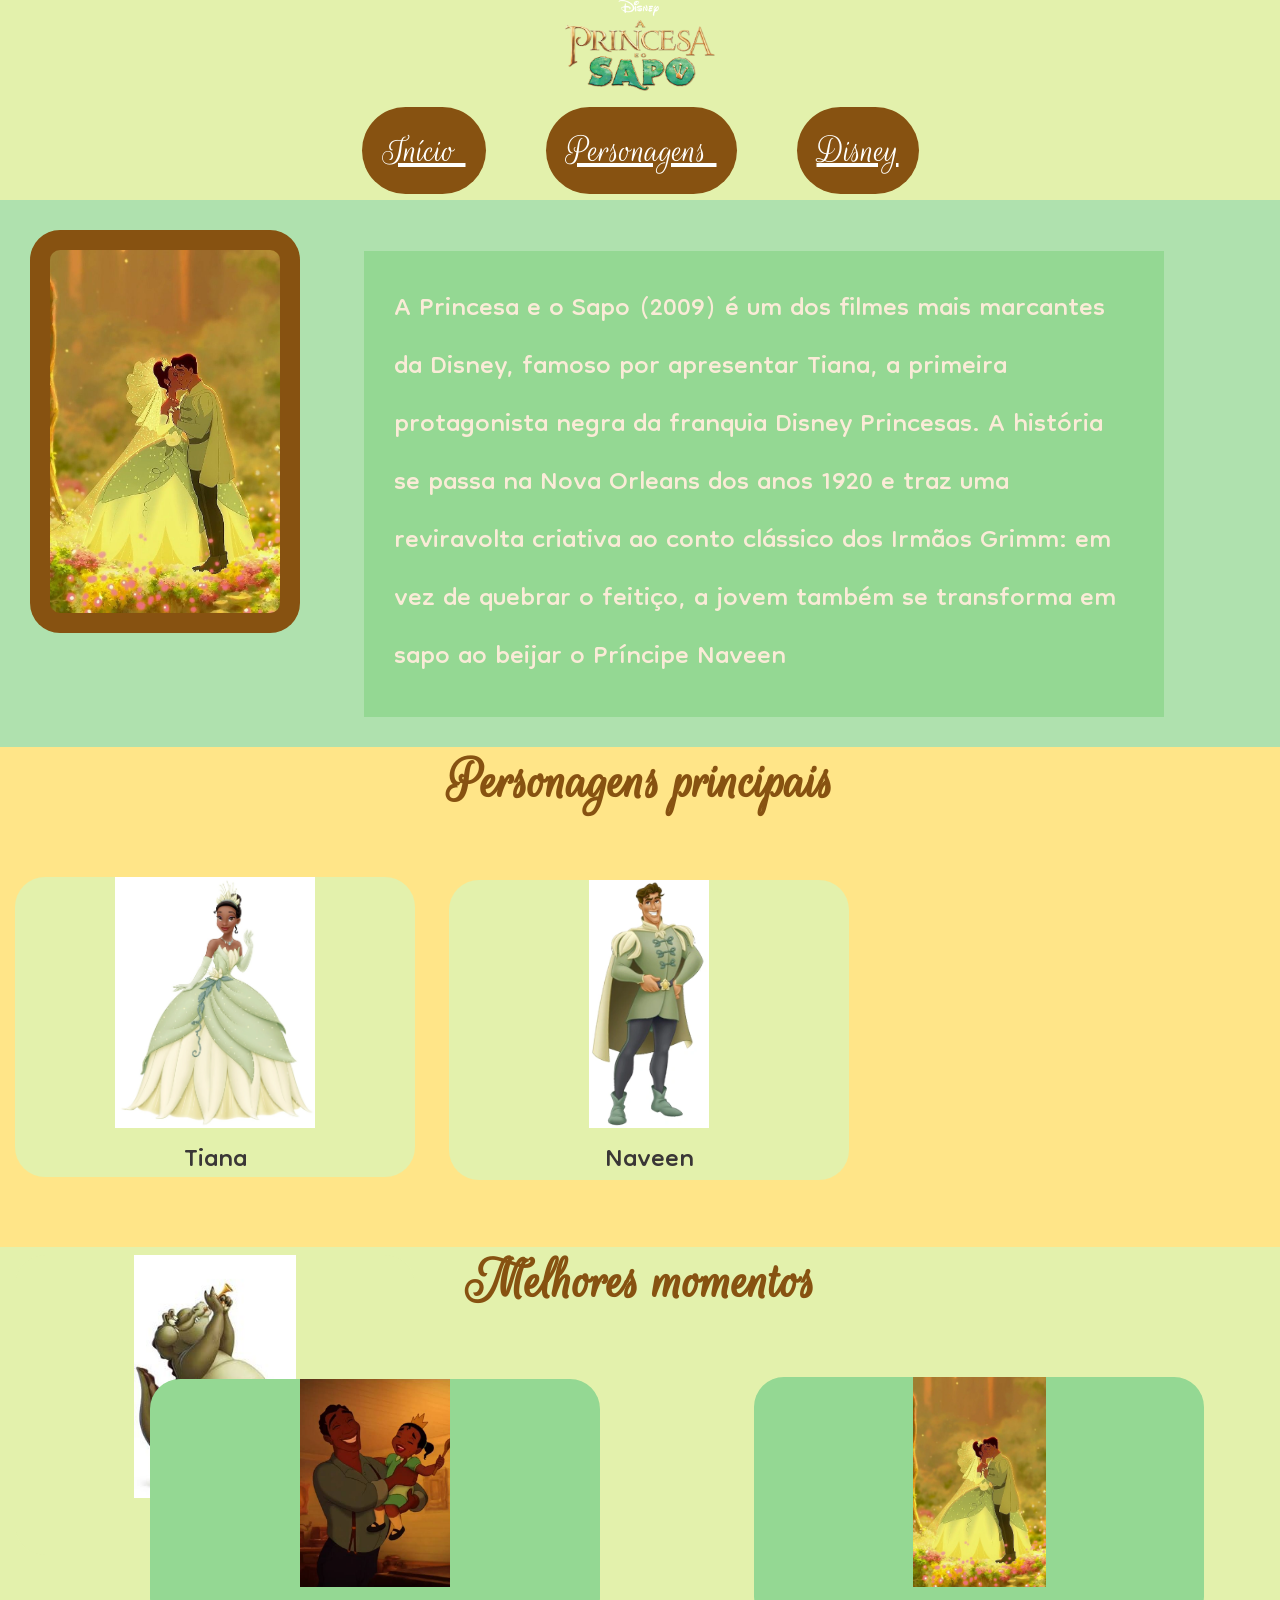
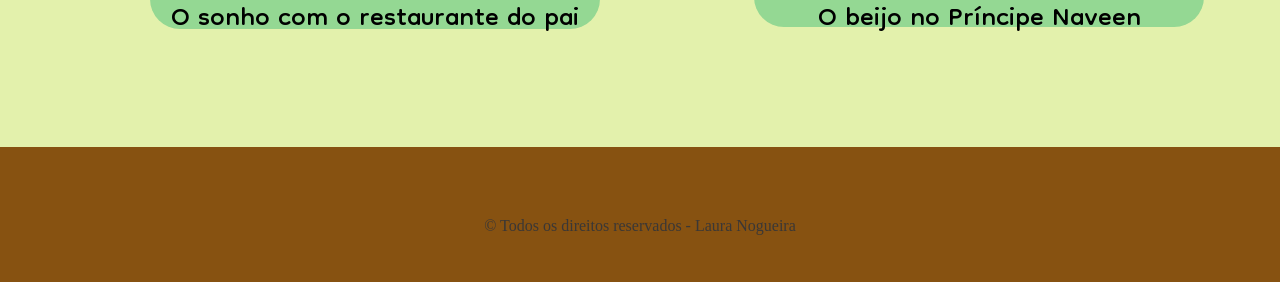
<file: index.html>
<!DOCTYPE html>
<html lang="pt-br">
<head>
    <meta charset="UTF-8">
    <meta name="viewport" content="width=device-width, initial-scale=1.0">
    <link rel="stylesheet" href="./style.css">
    <title>A princesa e o sapo</title>
</head>
<body>

    <header> <!--cabeçalho com as págias disponiveis-->
        <img src="./imagens/logo - a princesa e o sapo.webp" width="300px">
        <nav> <!--menu de navegação-->
            
            <a href="./index.html" class="cabeçalho"> Início </a>
            <a href="personagens.html" class="cabeçalho"> Personagens </a>
            <a href="disney.html" class="cabeçalho"> Disney </a>
           
        </nav>

    </header>

    <main> <!--conteúdo principal-->
        <section class="introdução" > <!-- INTRTODUÇÃO, texto e imagem da página inicial-->
            <img src="./imagens/tiana e naveen - foto 1.jpg" id="imagem-1">
    <p id="texto-1">A Princesa e o Sapo (2009) é um dos filmes mais marcantes da Disney, famoso por apresentar Tiana, a primeira protagonista negra da franquia Disney Princesas. A história se passa na Nova Orleans dos anos 1920 e traz uma reviravolta criativa ao conto clássico dos Irmãos Grimm: em vez de quebrar o feitiço, a jovem também se transforma em sapo ao beijar o Príncipe Naveen</p>
    </section>

    <section id="personagens"> 

        <!--personagens principais-->
        <h2 class="titulos">Personagens principais</h2>
      
        <article class="card">
            <img src="./imagens/tiana .jfif" alt="" id="img-1"> 
            <h3 class="textos">Tiana</h3>
        </article>

        <article class="card">
            <img src="./imagens/Naveen.webp" alt="" id="img-2"> 
            <h3 class="textos">Naveen</h3>
        </article>

        <article class="card">
            <img src="./imagens/louis.jpg" alt="" id="img-3"> 
            <h3 class="textos">Louis</h3>
        </article>

    </section>

    <section id="momentos">
        <h2 class="titulos">Melhores momentos</h2>
        <article class="card-momentos">
            <img src="./imagens/tiana  e pai.jfif" alt="" id="img-4">
            <h3 class="textos" >O sonho com o restaurante do pai</h3>
        </article>

        <article class="card-momentos">
            <img src="./imagens/tiana e naveen - foto 1.jpg" alt="" id="img-5">
            <h3 class="textos" >O beijo no Príncipe Naveen </h3>
        </article>
    </section>

  


</main>

<footer>
    <p id="rodapé">&copy; Todos os direitos reservados - Laura Nogueira </p>
</footer>

    
</body>
</html>
</file>
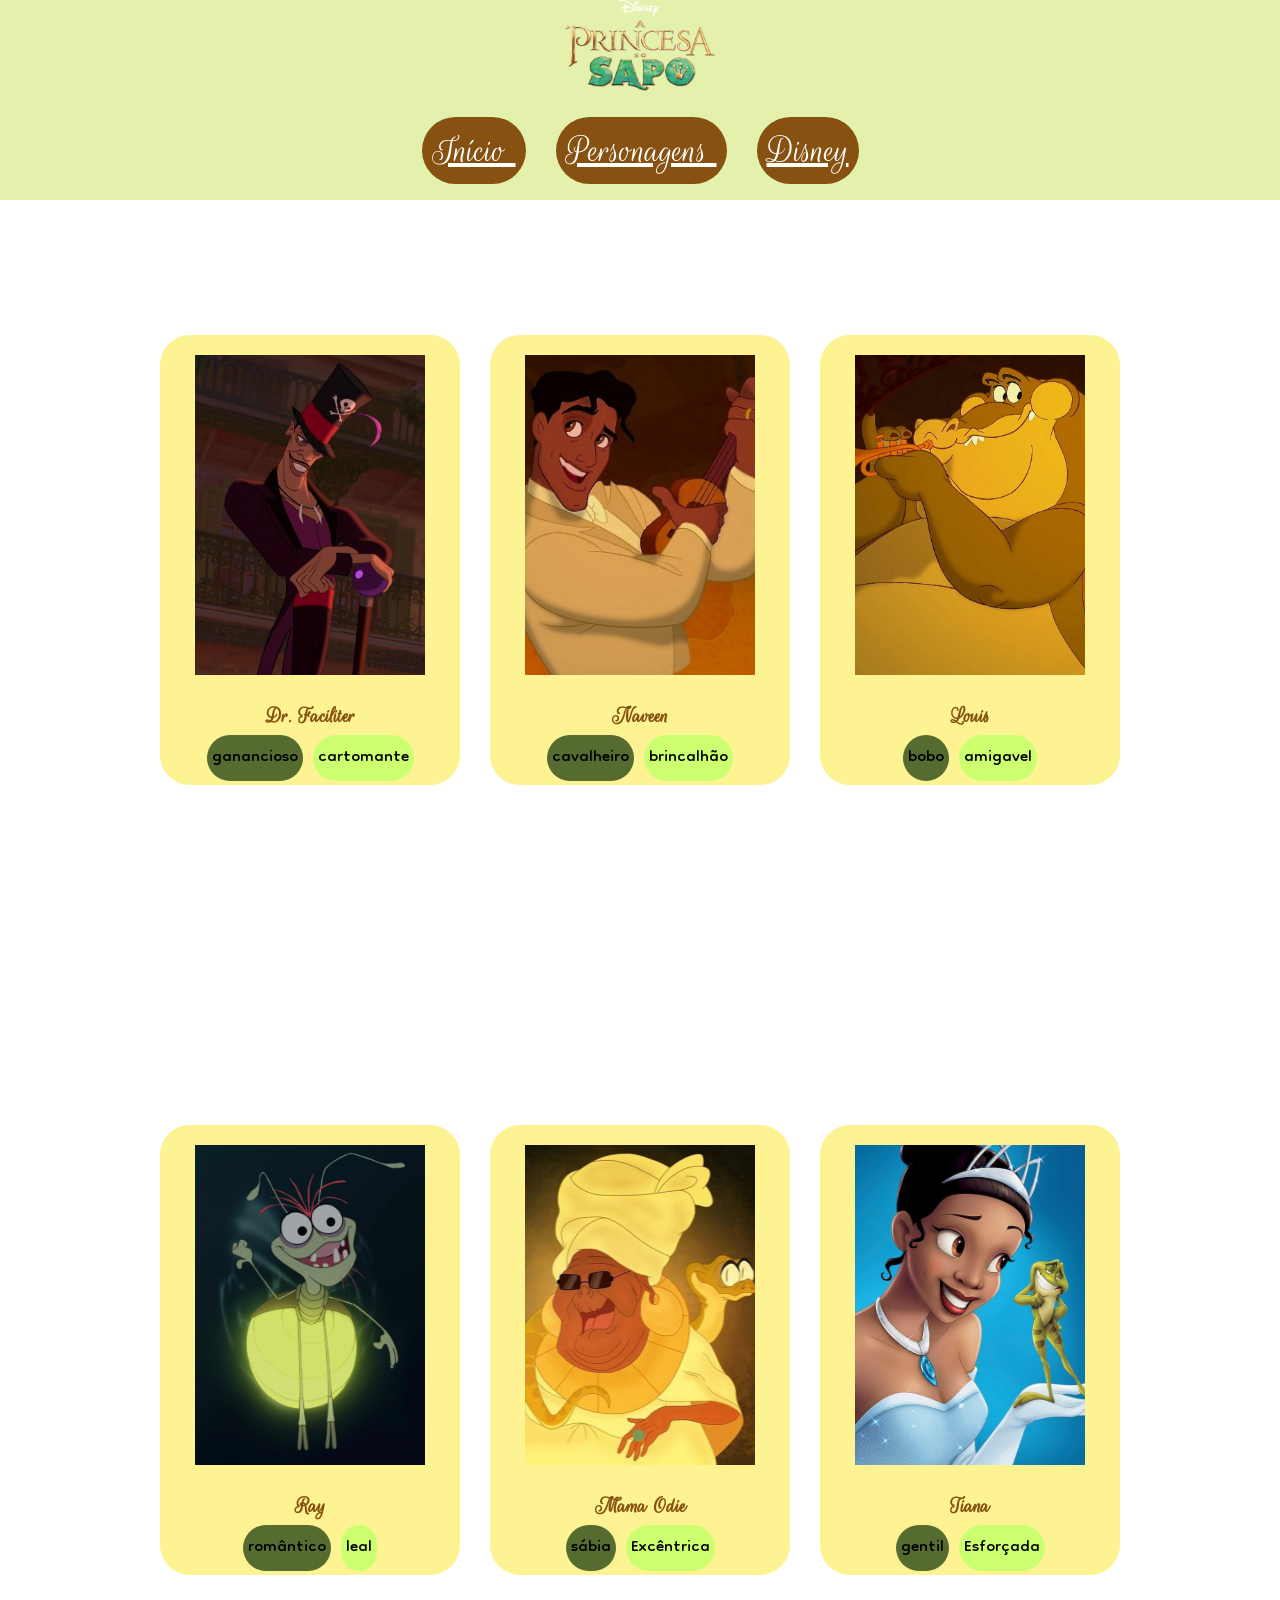
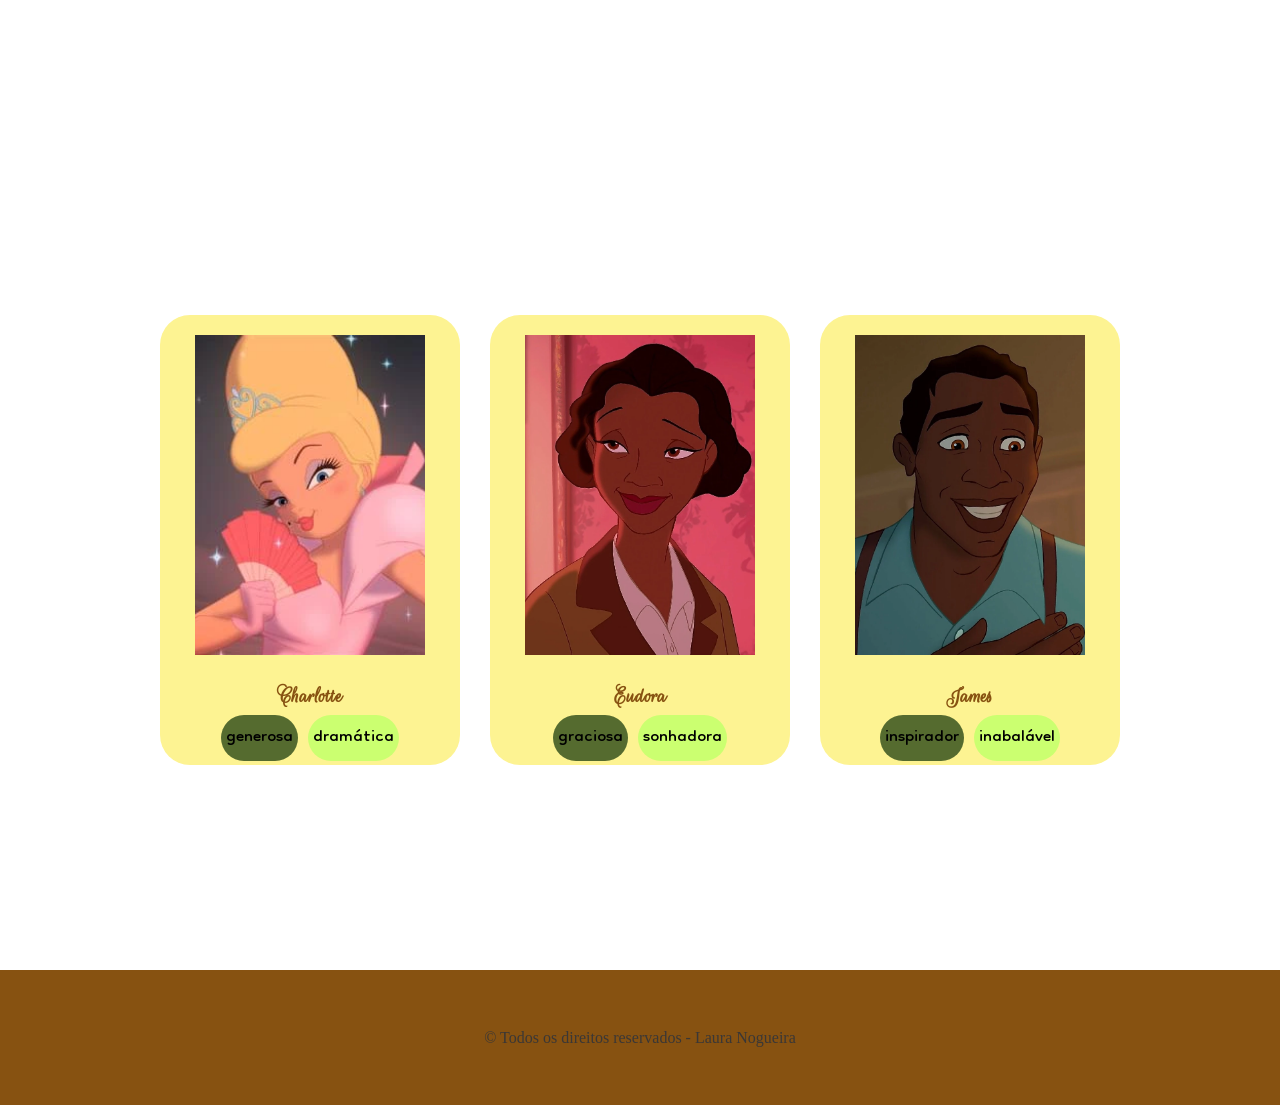
<file: personagens.html>
<!DOCTYPE html>
<html lang="pt-br">
<head>
    <meta charset="UTF-8">
    <meta name="viewport" content="width=device-width, initial-scale=1.0">
    <link rel="stylesheet" href="./personagens.css">
    <title>personagens</title>
</head>
<body>

    <header> <!--cabeçalho com as págias disponiveis-->
        <img src="./imagens/logo - a princesa e o sapo.webp" width="150px">
        <nav> <!--menu de navegação-->
            
            <a href="./index.html" class="cabeçalho"> Início </a>
            <a href="./personagens.html" class="cabeçalho"> Personagens </a>
            <a href="disney.html" class="cabeçalho"> Disney </a>
           
        </nav>

    </header>

      <section id="container">
        <article class="itens">
            <img src="./imagens/dr faciliter - card.webp" alt="" class="img-personagens">
            <h3>Dr. Faciliter</h3>
            <div class="caracteristicas">
            <p class="cor-1">ganancioso</p>
            <p class="cor-2">cartomante</p>
        </div>
        </article>

        <article class="itens">
            <img src="./imagens/naveen - card.webp" alt="" class="img-personagens">
            <h3>Naveen</h3>
            <div class="caracteristicas">
            <p class="cor-1">cavalheiro</p>
            <p class="cor-2">brincalhão</p>
        </div>
        </article>

        <article class="itens">
            <img src="./imagens/louis - card.webp" alt="" class="img-personagens">
             <h3>Louis</h3>
             <div class="caracteristicas">
            <p class="cor-1">bobo</p>
            <p class="cor-2">amigavel</p>
        </div>
        </article>
    </section>

    <section id="container">
        <article class="itens">
            <img src="./imagens/ray - card.webp" alt="" class="img-personagens">
            <h3>Ray</h3>
            <div class="caracteristicas">
            <p class="cor-1">romântico</p>
            <p class="cor-2">leal</p>
        </div>
        </article>

        <article class="itens">
            <img src="./imagens/mama odie - card.webp" alt="" class="img-personagens">
            <h3>Mama Odie </h3>
            <div class="caracteristicas">
            <p class="cor-1">sábia</p>
            <p class="cor-2">Excêntrica</p>
        </div>
        </article>

        <article class="itens">
            <img src="./imagens/tiana - card.webp" alt="" class="img-personagens">
             <h3>Tiana</h3>
             <div class="caracteristicas">
            <p class="cor-1">gentil</p>
            <p class="cor-2">Esforçada</p>
        </div>
        </article>
    </section>

    <section id="container">
        <article class="itens">
            <img src="./imagens/charlotte - card.webp" alt="" class="img-personagens">
            <h3>Charlotte</h3>
            <div class="caracteristicas">
            <p class="cor-1">generosa</p>
            <p class="cor-2">dramática</p>
        </div>
        </article>

        <article class="itens">
            <img src="./imagens/eudora - card.webp" alt="" class="img-personagens">
            <h3>Eudora</h3>
            <div class="caracteristicas">
            <p class="cor-1">graciosa</p>
            <p class="cor-2">sonhadora</p>
        </div>
        </article>

        <article class="itens">
            <img src="./imagens/James - card.webp" alt="" class="img-personagens">
             <h3>James</h3>
             <div class="caracteristicas">
                <p class="cor-1">inspirador</p>
                <p class="cor-2">inabalável</p>
        </div>
        </article>
    </section>

    <footer>
        <p id="rodapé">&copy; Todos os direitos reservados - Laura Nogueira </p>
    </footer>
    
</body>
</html>
</file>
<file: style.css>
@import url('https://fonts.googleapis.com/css2?family=Rouge+Script&display=swap');

@import url('https://fonts.googleapis.com/css2?family=Dongle&display=swap');

*{
    margin: 0%;
    padding: 0%;
    box-sizing: border-box;
} /*reset básico*/

header{
    background-color: #e3f1ac;
    font-family: "Rouge Script", cursive;
  font-weight: 400;
  font-style: normal;
  font-size: 60px;
  text-align: center;
  height: 200px;
}

.cabeçalho{
   padding: 20px; /*espaçamento interno entre o conteudo e a borda*/
   margin: 30px; /*espaçamento externo entre as caixas*/
   background-color: #875211;
   border-radius: 60px; /*arredonda as bordas*/
   font-size: 40px;
   text-align: center;
   color: rgb(255, 255, 253);
}

.cabeçalho:hover{
    background-color: #afe1ae;
}


#texto-1{
    padding: 30px;
   margin: 30px;
   background-color: #94d893;
   font-family: "Dongle", sans-serif;
  font-weight: 400;
  font-style: normal;
  font-size: 40px;
  display: inline-block; /*serve para fazer que as caixas não terem comportamento de bloco*/
  width: 800px;
  margin-left: 30px;
  color: antiquewhite;
  
 

}

#imagem-1{
    padding: 20px;
    margin: 30px;
    background-color: #875211;
    width: 270px;
    border-radius: 30px;
    
}

.introdução{
    width: 100%;
    background-color: #afe1ae;
}

.titulos{
    font-family: "Rouge Script", cursive;
    font-weight: 600;
    font-style: normal;
    font-size: 60px;
    text-align: center;
    color: #875211;
}
.card{
    width: 400px;
    height: 300px;
    text-align: center;
    background-color: #e3f1ac;
    margin: 15px;
    display: inline-block;
    color: #3a3736;
    border-radius: 30px;
    margin-top: 60px;


}

img {
    width: 150px;
}

#personagens{
    width: 100%;
    background-color: #ffe588;
    height: 500px;
}

.card-momentos{ 
    display: inline-block;
    width: 450px;
    height: 250px;
    background-color: #94d893;
    text-align: center;
    border-radius: 30px;
    margin-left: 150px;
    margin-top: 60px;
}

#momentos{
    width: 100%;
    height: 500px;
    background-color: #e3f1ac;
   
}

footer{
    height: 135px;
   background-color: #875211;
   text-align: center;
   color: #3a3736;
   padding-top: 70px;
   margin-bottom: 10px;

}

.textos{
    font-family: "Dongle", sans-serif;
    font-weight: 400;
    font-style: normal;
    font-size: 40px;
    
}

#img-1{
    width: 200px;
}

#img-2{
    width: 120px;
}

#img-3{
    width: 162px;
}

#img-4{
    width: 150px;
}

#img-5{
    width: 133px;
}
</file>
<file: personagens.css>
@import url('https://fonts.googleapis.com/css2?family=Rouge+Script&display=swap');

@import url('https://fonts.googleapis.com/css2?family=Dongle&display=swap');

@import url('https://fonts.googleapis.com/css2?family=Dongle&display=swap');

@import url('https://fonts.googleapis.com/css2?family=Grand+Hotel&display=swap');

*{
    margin: 0%;
    padding: 0%;
    box-sizing: border-box;
} /*reset básico*/

header{
    background-color: #e3f1ac;
    font-family: "Rouge Script", cursive;
  font-weight: 400;
  font-style: normal;
  font-size: 60px;
  text-align: center;
  height: 200px;
}

.cabeçalho{
   padding: 10px; /*espaçamento interno entre o conteudo e a borda*/
   margin: 15px; /*espaçamento externo entre as caixas*/
   background-color: #875211;
   border-radius: 60px; /*arredonda as bordas*/
   font-size: 40px;
   text-align: center;
   color: rgb(255, 255, 253);
}

.cabeçalho:hover{
    background-color: #afe1ae;
}

#container{
    width: 100%;
    display: flex;
    padding: 80px;
    justify-content: center;
    align-items: center    ;
    flex-direction: row;
    gap: 30px;
    height: 80vh;
    flex-wrap: wrap;
    margin-bottom: 70px;
   
}

.itens{
    width: 300px;
    height: 450px;
    background-color: #fdf392;
    font-size: 20px;
    border-radius: 30px;
    font-family: "Rouge Script", cursive;
    font-weight: 600;
    font-style: normal;
    text-align: center;
    color: #875211;
}

.itens:hover{
    transform:translateY(-40px);
    background-color: rgb(212, 168, 181);
    transition: 2s;
}

.img-personagens{
    width: 90%;
    height: 80%;
    padding: 20px;
    object-fit: cover;
    


}

.caracteristicas{
    
    display: flex;
    justify-content: center;
    flex-direction: row;
    margin: 5px;
   font-size: 25px;
    gap: 10px;
    font-family: "Dongle", sans-serif;
  font-weight: 400;
  font-style: normal;
  color: black;
   
    
}

.cor-1{
    background-color: darkolivegreen;
    padding: 5px;
    border-radius: 30px;

}

.cor-1:hover{
    background-color: rgb(0, 255, 234);
    color: aliceblue;
}

.cor-2{
    background-color: rgb(203, 255, 112);
    padding: 5px;
    border-radius: 30px;
}

.cor-2:hover{
    background-color: rgb(252, 132, 192);
    color: aliceblue;
}

footer{
    height: 135px;
   background-color: #875211;
   text-align: center;
   color: #3a3736;
   display: flex;
   justify-content: center;
   align-items: center;
}
</file>
